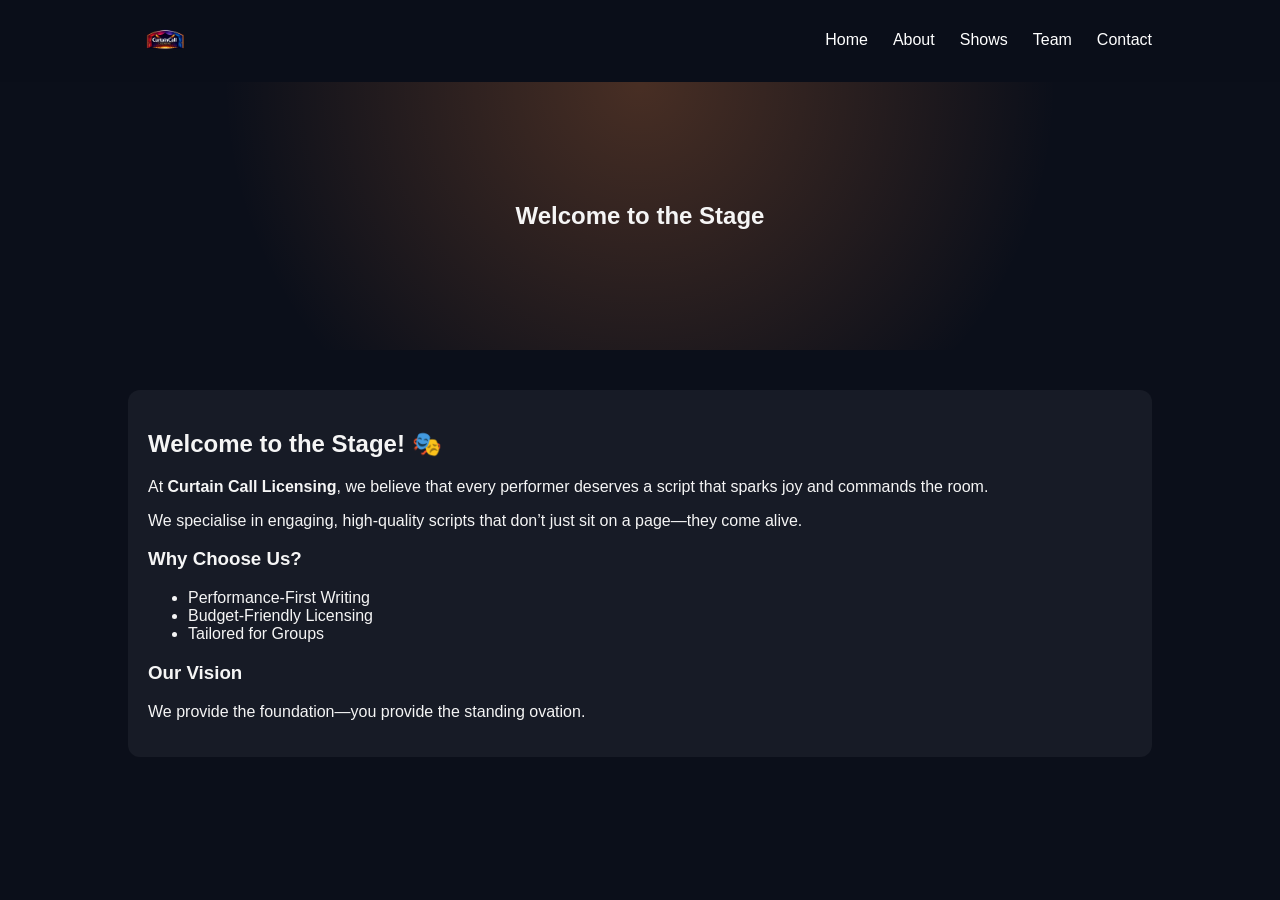
<file: about/index.html>
<!DOCTYPE html>
<html lang="en">
<head>
<meta charset="UTF-8">
<link rel="stylesheet" href="../css/styles.css">
<title>About</title>
</head>

<body>

<nav>
<img src="../assets/CCL.png">
<ul>
<li><a href="../home/">Home</a></li>
<li><a href="../about/">About</a></li>
<li><a href="../shows/">Shows</a></li>
<li><a href="../team/">Team</a></li>
<li><a href="../contact/">Contact</a></li>
</ul>
</nav>

<section class="hero">
<h1>Welcome to the Stage</h1>
</section>

<div class="grid">
<div class="card">

<h2>Welcome to the Stage! 🎭</h2>

<p>At <strong>Curtain Call Licensing</strong>, we believe that every performer deserves a script that sparks joy and commands the room.</p>

<p>We specialise in engaging, high-quality scripts that don’t just sit on a page—they come alive.</p>

<h3>Why Choose Us?</h3>
<ul>
<li>Performance-First Writing</li>
<li>Budget-Friendly Licensing</li>
<li>Tailored for Groups</li>
</ul>

<h3>Our Vision</h3>
<p>We provide the foundation—you provide the standing ovation.</p>

</div>
</div>

</body>
</html>
</file>
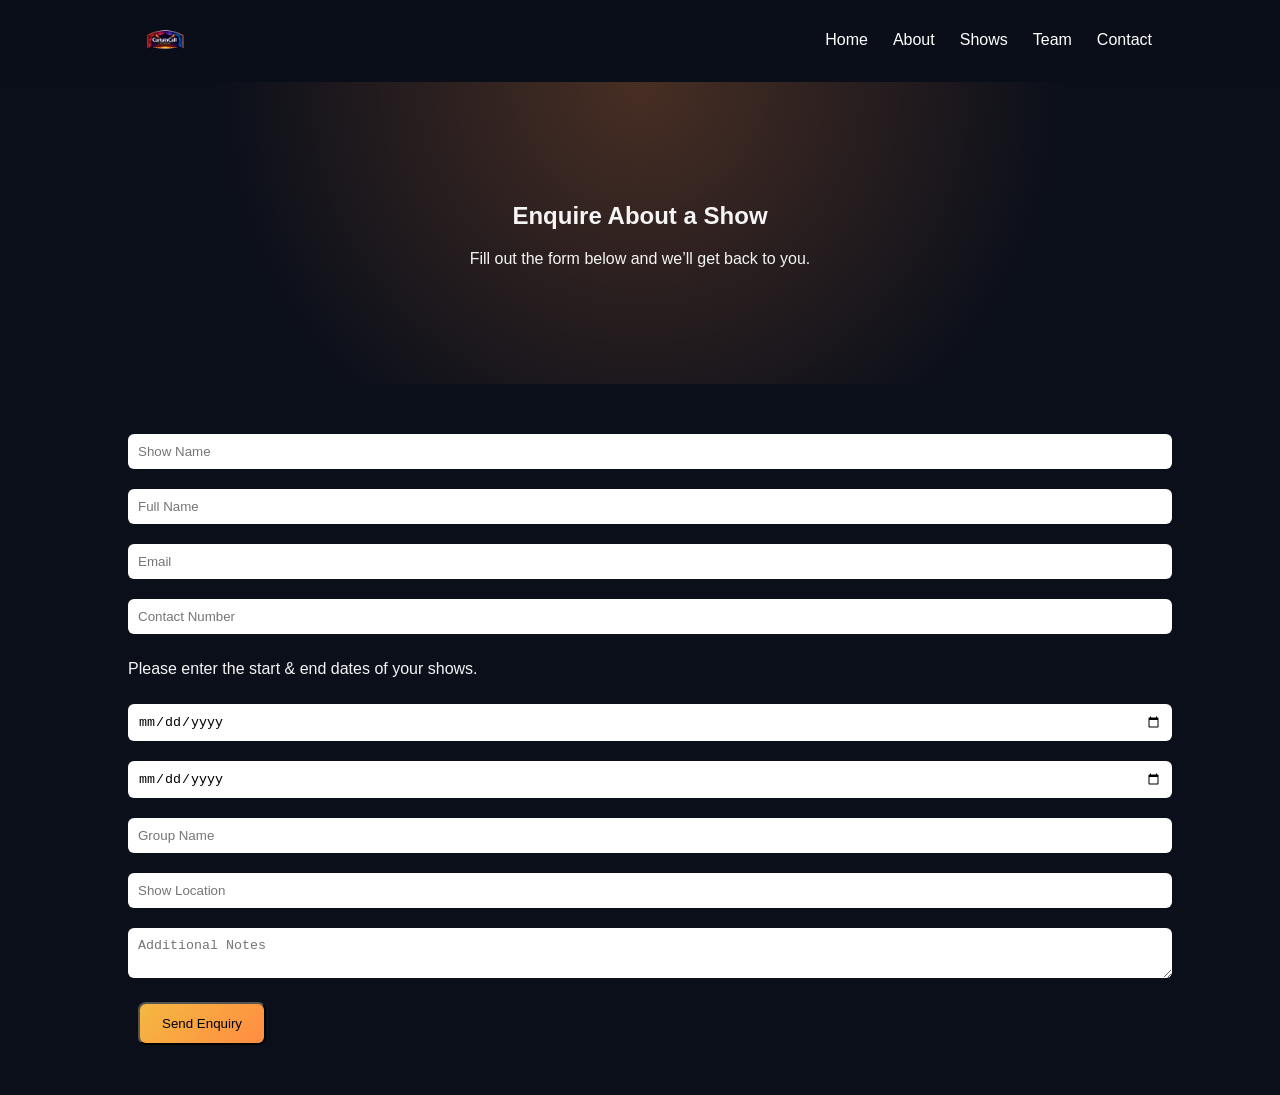
<file: contact/index.html>
<!DOCTYPE html>
<html lang="en">
<head>
<meta charset="UTF-8">
<title>Contact</title>
<link rel="stylesheet" href="../css/styles.css">
</head>

<body>

<nav>
<img src="../assets/CCL.png">

<ul>
<li><a href="../home/">Home</a></li>
<li><a href="../about/">About</a></li>
<li><a href="../shows/">Shows</a></li>
<li><a href="../team/">Team</a></li>
<li><a href="../contact/">Contact</a></li>
</ul>
</nav>

<section class="hero">
<h1>Enquire About a Show</h1>
<p>Fill out the form below and we’ll get back to you.</p>
</section>

<form action="https://formspree.io/f/mqegrznz" method="POST" style="padding:40px 10%">

<input type="text" id="showInput" name="Show Name" placeholder="Show Name">

<input type="text" name="Full Name" placeholder="Full Name" required>

<input type="email" name="Email" placeholder="Email" required>

<input type="text" name="Contact Number" placeholder="Contact Number">
<p>Please enter the start & end dates of your shows.</p>
<input type="date" name="Show Start Date">
<input type="date" name="Show End Date">

<input type="text" name="Group Name" placeholder="Group Name">
<input type="text" name="Show Location" placeholder="Show Location">

<textarea name="Notes" placeholder="Additional Notes"></textarea>

<button class="btn" type="submit">Send Enquiry</button>

</form>

<script src="../js/script.js"></script>

</body>
</html>
</file>
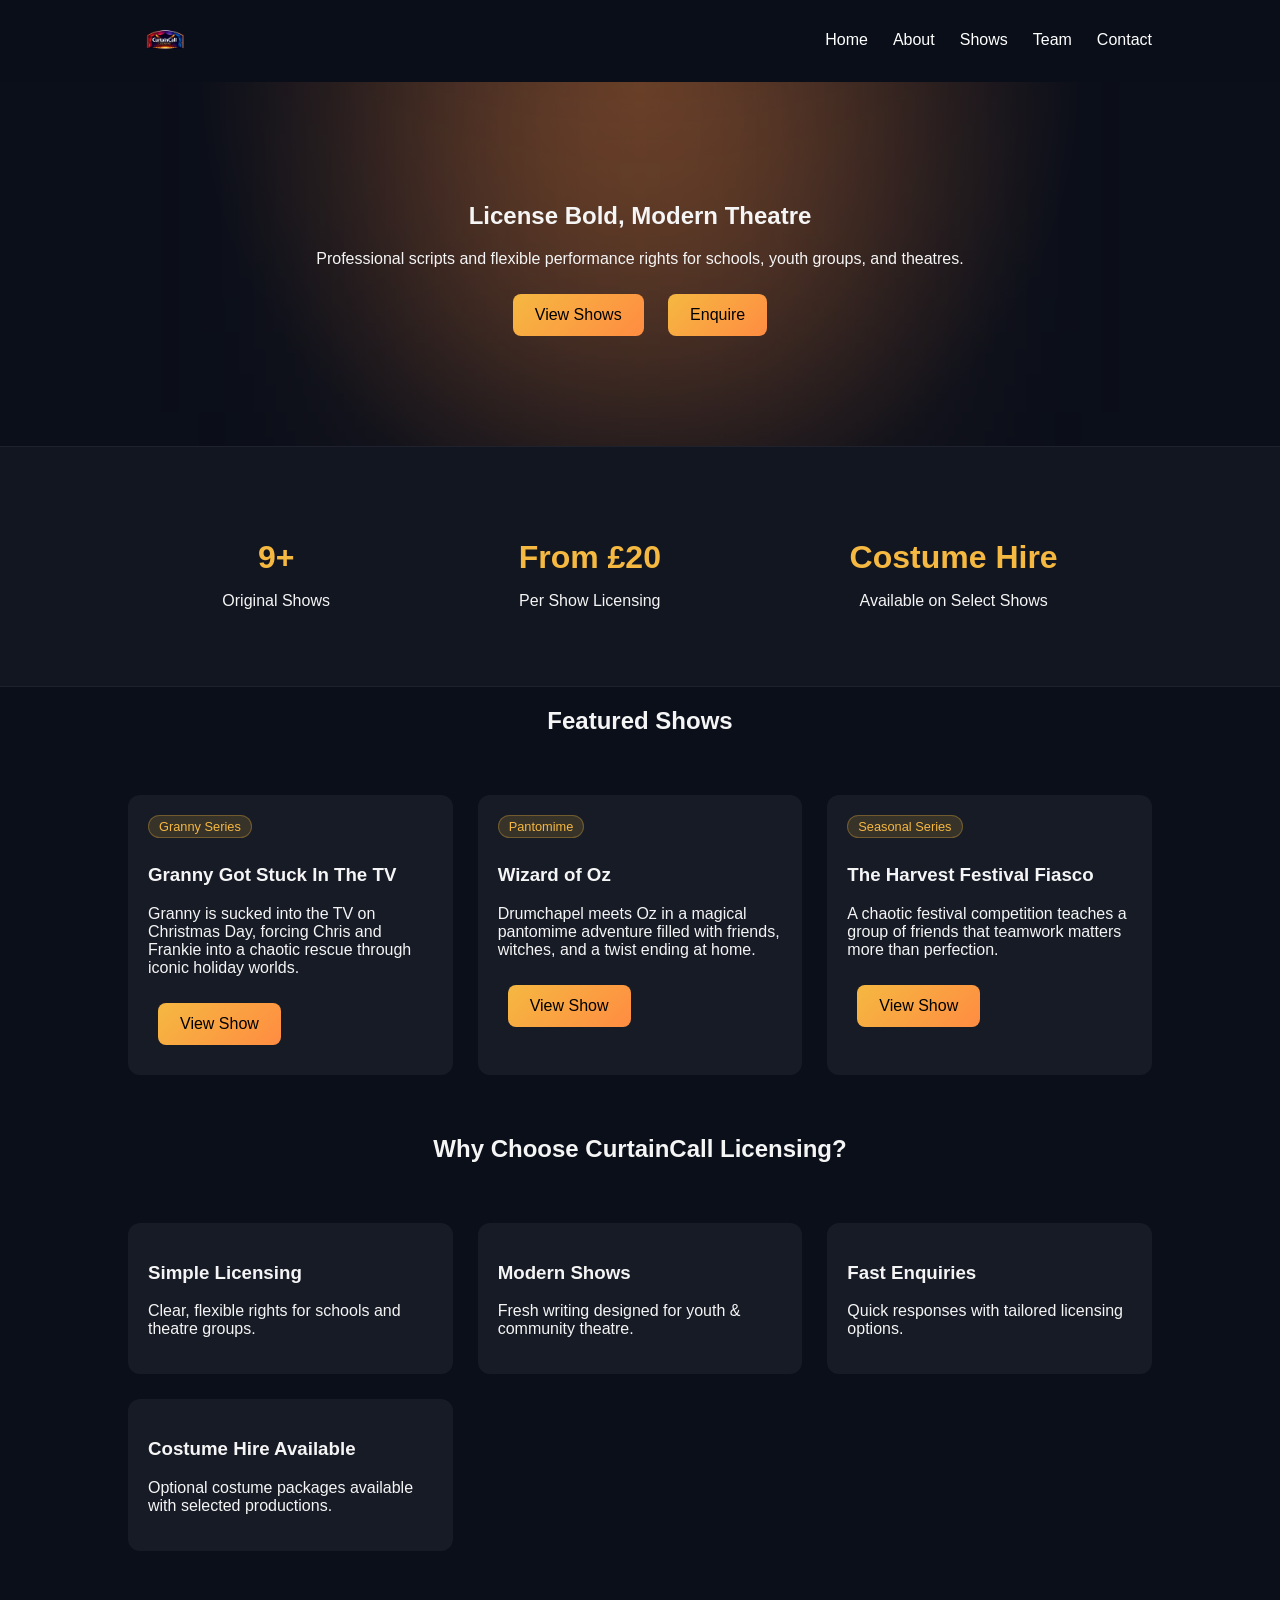
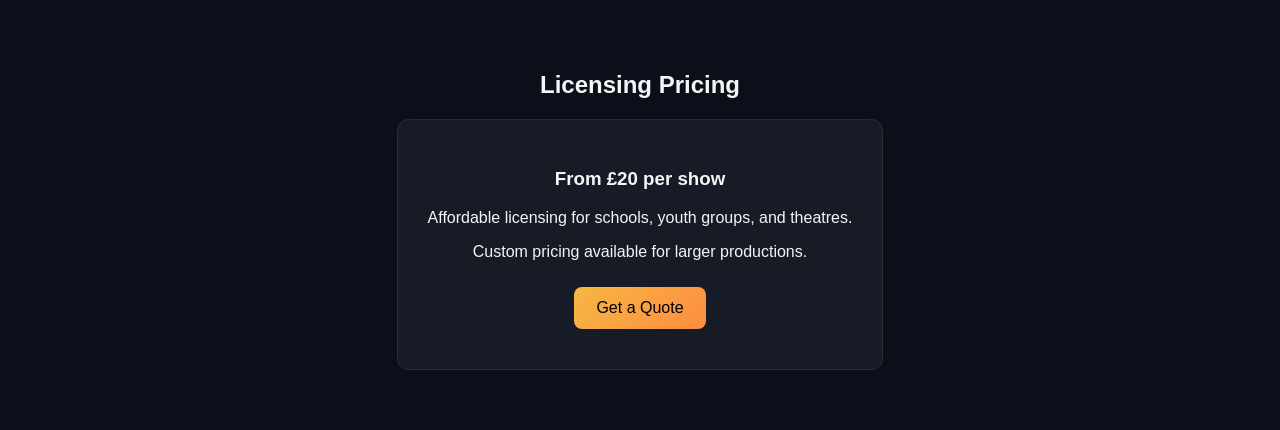
<file: home/index.html>
<!DOCTYPE html>
<html lang="en">
<head>
<meta charset="UTF-8">
<link rel="stylesheet" href="../css/styles.css">
<title>Home</title>

<style>
/* ================= SUBTLE MOTION ================= */

@keyframes fadeUp {
    from {
        opacity: 0;
        transform: translateY(18px);
    }
    to {
        opacity: 1;
        transform: translateY(0);
    }
}

section {
    animation: fadeUp 0.7s ease both;
}

/* card hover animation */
.card {
    transition: 0.3s ease;
}

.card:hover {
    transform: translateY(-10px) scale(1.02);
}

/* hero glow */
.hero {
    position: relative;
    overflow: hidden;
}

.hero::after {
    content: "";
    position: absolute;
    width: 450px;
    height: 450px;
    background: rgba(255,140,66,0.22);
    filter: blur(120px);
    top: -120px;
    left: 50%;
    transform: translateX(-50%);
    z-index: 0;
}

.hero * {
    position: relative;
    z-index: 1;
}

/* stats */
.stats {
    display: flex;
    justify-content: space-around;
    text-align: center;
    padding: 60px 10%;
    background: rgba(255,255,255,0.03);
    border-top: 1px solid rgba(255,255,255,0.05);
    border-bottom: 1px solid rgba(255,255,255,0.05);
}

.stats h3 {
    font-size: 2rem;
    color: #f5b841;
    margin-bottom: 5px;
}

/* pricing */
.pricing {
    text-align: center;
    padding: 60px 10%;
}

.pricing-box {
    display: inline-block;
    padding: 30px;
    border-radius: 12px;
    background: rgba(255,255,255,0.05);
    border: 1px solid rgba(255,255,255,0.08);
}
</style>

</head>

<body>

<nav>
<img src="../assets/CCL.png">
<ul>
<li><a href="../home/">Home</a></li>
<li><a href="../about/">About</a></li>
<li><a href="../shows/">Shows</a></li>
<li><a href="../team/">Team</a></li>
<li><a href="../contact/">Contact</a></li>
</ul>
</nav>

<!-- HERO -->
<section class="hero">
<h1>License Bold, Modern Theatre</h1>
<p>Professional scripts and flexible performance rights for schools, youth groups, and theatres.</p>
<a href="../shows/" class="btn">View Shows</a>
<a href="../contact/" class="btn">Enquire</a>
</section>

<!-- STATS -->
<section class="stats">
<div>
<h3>9+</h3>
<p>Original Shows</p>
</div>
<div>
<h3>From £20</h3>
<p>Per Show Licensing</p>
</div>
<div>
<h3>Costume Hire</h3>
<p>Available on Select Shows</p>
</div>
</section>

<!-- FEATURED SHOWS -->
<section>
<h2 style="text-align:center;">Featured Shows</h2>

<div class="grid">

<!-- GRANNY -->
<div class="card">
<div class="card-category">Granny Series</div>
<h3>Granny Got Stuck In The TV</h3>
<p>Granny is sucked into the TV on Christmas Day, forcing Chris and Frankie into a chaotic rescue through iconic holiday worlds.</p>
<a href="../shows/" class="btn">View Show</a>
</div>

<!-- PANTO -->
<div class="card">
<div class="card-category">Pantomime</div>
<h3>Wizard of Oz</h3>
<p>Drumchapel meets Oz in a magical pantomime adventure filled with friends, witches, and a twist ending at home.</p>
<a href="../shows/" class="btn">View Show</a>
</div>

<!-- SEASONAL -->
<div class="card">
<div class="card-category">Seasonal Series</div>
<h3>The Harvest Festival Fiasco</h3>
<p>A chaotic festival competition teaches a group of friends that teamwork matters more than perfection.</p>
<a href="../shows/" class="btn">View Show</a>
</div>

</div>
</section>

<!-- WHY CHOOSE US -->
<section>
<h2 style="text-align:center;">Why Choose CurtainCall Licensing?</h2>

<div class="grid">

<div class="card">
<h3>Simple Licensing</h3>
<p>Clear, flexible rights for schools and theatre groups.</p>
</div>

<div class="card">
<h3>Modern Shows</h3>
<p>Fresh writing designed for youth & community theatre.</p>
</div>

<div class="card">
<h3>Fast Enquiries</h3>
<p>Quick responses with tailored licensing options.</p>
</div>

<div class="card">
<h3>Costume Hire Available</h3>
<p>Optional costume packages available with selected productions.</p>
</div>

</div>
</section>

<!-- PRICING -->
<section class="pricing">
<h2>Licensing Pricing</h2>

<div class="pricing-box">
<h3>From £20 per show</h3>
<p>Affordable licensing for schools, youth groups, and theatres.</p>
<p>Custom pricing available for larger productions.</p>
<a href="../contact/" class="btn">Get a Quote</a>
</div>
</section>

</body>
</html>
</file>
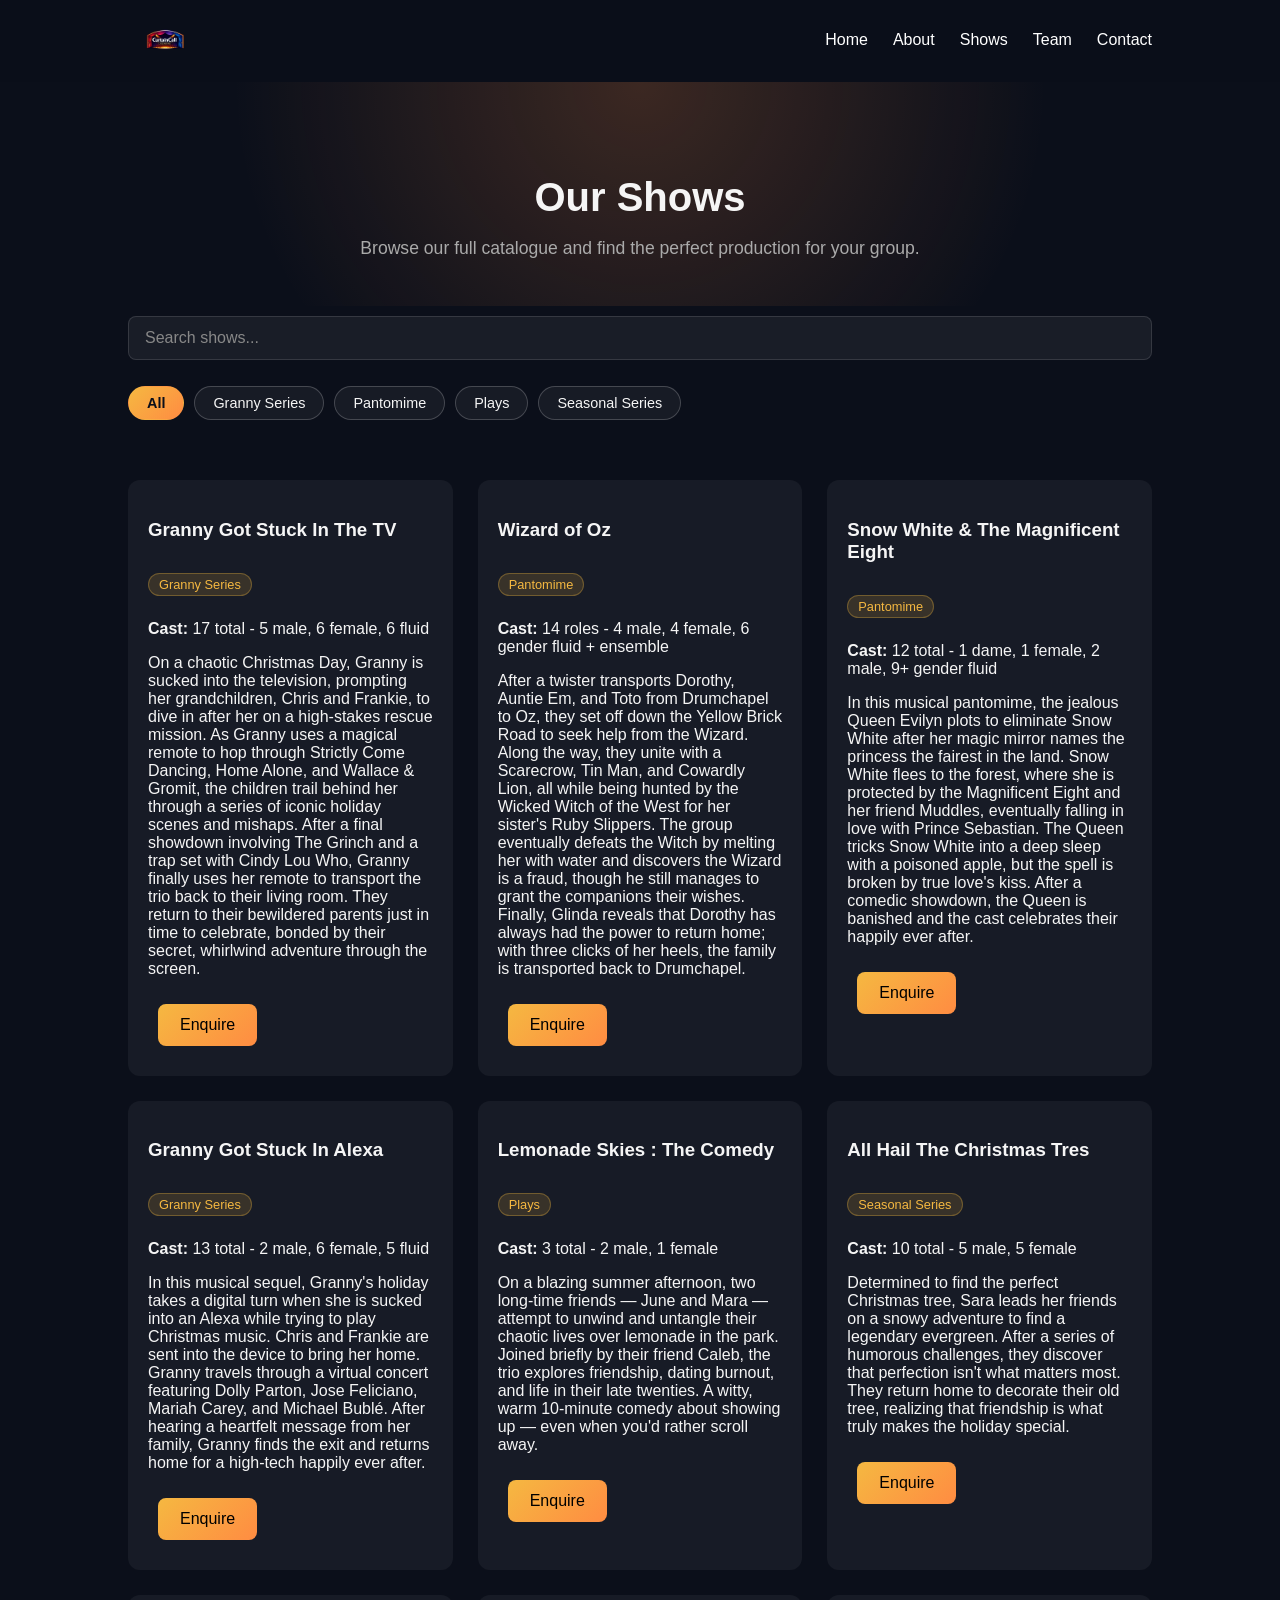
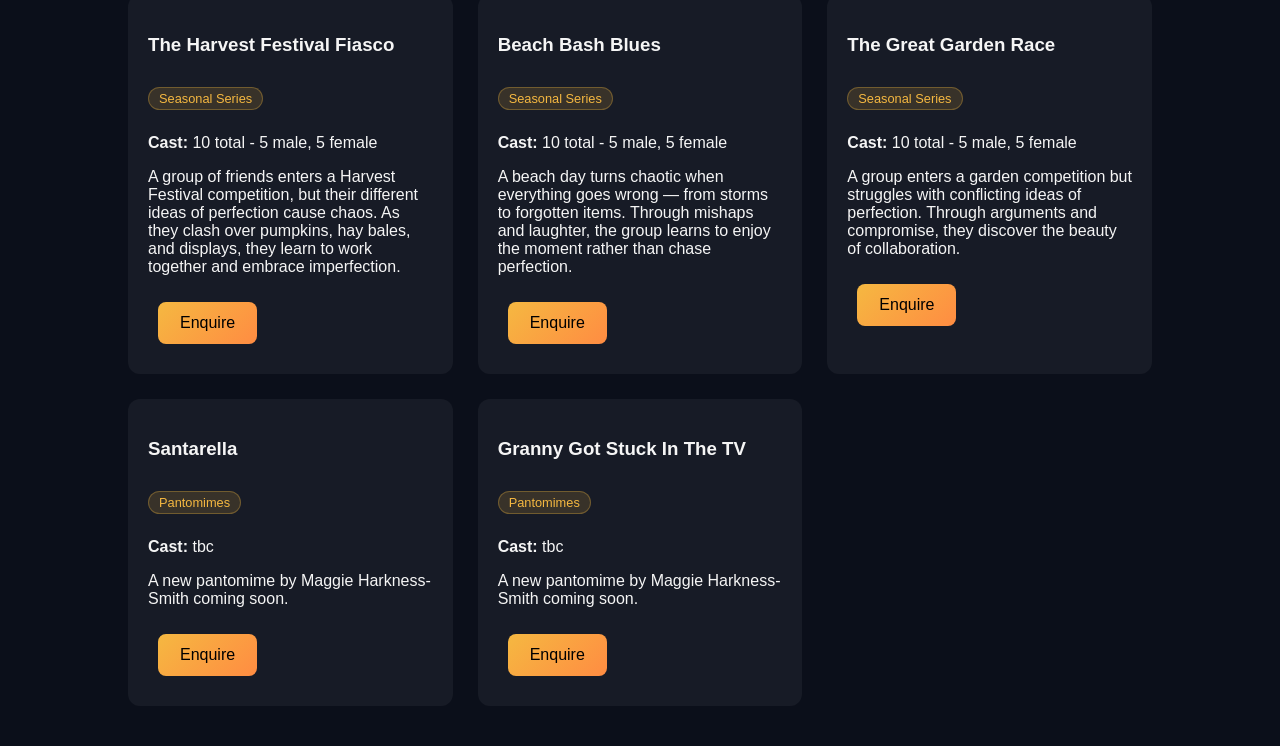
<file: shows/index.html>
<!DOCTYPE html>
<html lang="en">
<head>
<meta charset="UTF-8">
<link rel="stylesheet" href="../css/styles.css">
<title>Shows</title>
</head>

<body>

<nav>
<img src="../assets/CCL.png">
<ul>
<li><a href="../home/">Home</a></li>
<li><a href="../about/">About</a></li>
<li><a href="../shows/">Shows</a></li>
<li><a href="../team/">Team</a></li>
<li><a href="../contact/">Contact</a></li>
</ul>
</nav>

<section class="shows-hero">
  <h1>Our Shows</h1>
  <p>Browse our full catalogue and find the perfect production for your group.</p>
</section>

<div class="shows-controls">
  <input id="search" placeholder="Search shows...">
  <div class="filter-buttons">
    <button class="filter-btn active" data-category="all" aria-label="Show all categories">All</button>
    <button class="filter-btn" data-category="Granny Series" aria-label="Filter by Granny Series">Granny Series</button>
    <button class="filter-btn" data-category="Pantomime" aria-label="Filter by Pantomime">Pantomime</button>
    <button class="filter-btn" data-category="Plays" aria-label="Filter by Plays">Plays</button>
    <button class="filter-btn" data-category="Seasonal Series" aria-label="Filter by Seasonal Series">Seasonal Series</button>
  </div>
</div>

<div id="shows-container" class="grid"></div>

<script src="../js/script.js"></script>

</body>
</html>
</file>
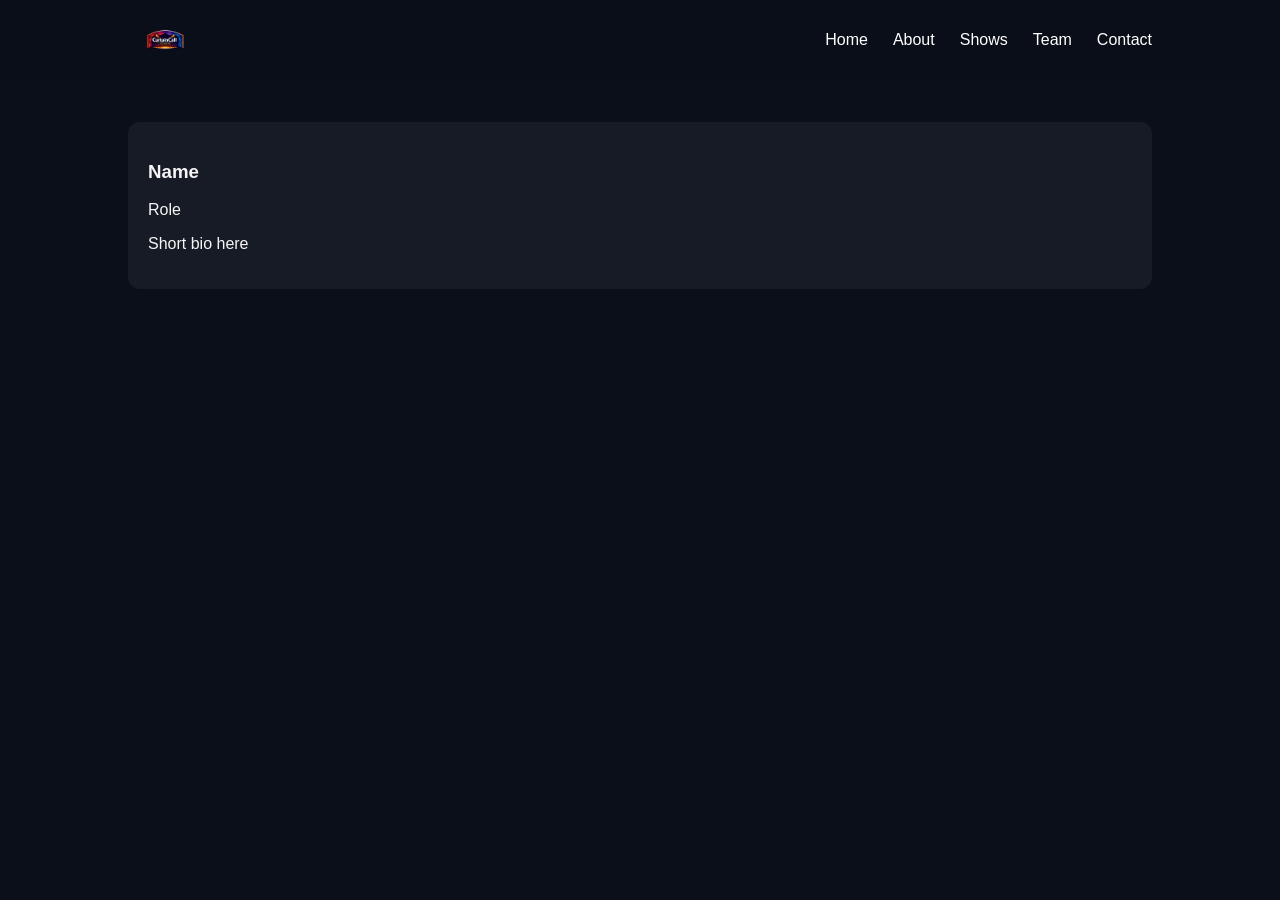
<file: team/index.html>
<!DOCTYPE html>
<html lang="en">
<head>
<meta charset="UTF-8">
<link rel="stylesheet" href="../css/styles.css">
<title>Team</title>
</head>

<body>

<nav>
<img src="../assets/CCL.png">
<ul>
<li><a href="../home/">Home</a></li>
<li><a href="../about/">About</a></li>
<li><a href="../shows/">Shows</a></li>
<li><a href="../team/">Team</a></li>
<li><a href="../contact/">Contact</a></li>
</ul>
</nav>

<div class="grid">

<div class="card">
<h3>Name</h3>
<p>Role</p>
<p>Short bio here</p>
</div>

</div>

</body>
</html>
</file>
<file: css/styles.css>
body {
    margin: 0;
    font-family: 'Inter', sans-serif;
    background: #0b0f1a;
    color: #f5f5f5;
}

/* NAV */
nav {
    display: flex;
    justify-content: space-between;
    align-items: center;
    padding: 15px 10%;
    position: sticky;
    top: 0;
    background: rgba(11,15,26,0.85);
    backdrop-filter: blur(10px);
}

nav img {
    height: 50px;
}

nav ul {
    display: flex;
    list-style: none;
    gap: 25px;
}

nav a {
    color: white;
    text-decoration: none;
    position: relative;
}

nav a::after {
    content: "";
    height: 2px;
    background: #f5b841;
    width: 0;
    display: block;
    transition: 0.3s;
}

nav a:hover::after {
    width: 100%;
}

/* HERO */
.hero {
    padding: 100px 10%;
    text-align: center;
    background: radial-gradient(circle at top, rgba(255,140,66,0.25), transparent 60%), #0b0f1a;
}

/* SHOWS HERO */
.shows-hero {
    padding: 60px 10% 30px;
    text-align: center;
    background: radial-gradient(circle at top, rgba(255,140,66,0.2), transparent 60%), #0b0f1a;
}

.shows-hero h1 {
    font-size: 2.5rem;
    margin-bottom: 10px;
}

.shows-hero p {
    color: #aaa;
    font-size: 1.1rem;
}

/* SHOWS CONTROLS */
.shows-controls {
    padding: 0 10% 20px;
    display: flex;
    flex-direction: column;
    gap: 16px;
}

.shows-controls #search {
    width: 100%;
    padding: 12px 16px;
    border-radius: 8px;
    border: 1px solid rgba(255,255,255,0.12);
    background: rgba(255,255,255,0.06);
    color: #f5f5f5;
    font-size: 1rem;
    outline: none;
    box-sizing: border-box;
    transition: border-color 0.3s;
}

.shows-controls #search:focus {
    border-color: #f5b841;
}

.shows-controls #search::placeholder {
    color: #888;
}

.filter-buttons {
    display: flex;
    flex-wrap: wrap;
    gap: 10px;
}

/* FILTER BUTTONS */
.filter-btn {
    padding: 8px 18px;
    border-radius: 20px;
    border: 1px solid rgba(255,255,255,0.2);
    background: rgba(255,255,255,0.05);
    color: #f5f5f5;
    cursor: pointer;
    font-size: 0.9rem;
    transition: 0.3s;
}

.filter-btn:hover {
    border-color: #f5b841;
    background: rgba(245,184,65,0.1);
}

.filter-btn.active {
    background: linear-gradient(135deg, #f5b841, #ff8c42);
    color: #0b0f1a;
    border-color: transparent;
    font-weight: 600;
}

/* BUTTON */
.btn {
    padding: 12px 22px;
    background: linear-gradient(135deg, #f5b841, #ff8c42);
    color: black;
    border-radius: 8px;
    text-decoration: none;
    margin: 10px;
    display: inline-block;
    transition: 0.3s;
}

.btn:hover {
    transform: scale(1.05);
    box-shadow: 0 0 15px rgba(255,140,66,0.6);
}

/* GRID */
.grid {
    display: grid;
    grid-template-columns: repeat(auto-fit, minmax(250px, 1fr));
    gap: 25px;
    padding: 40px 10%;
}

.empty-state {
    padding: 20px 0;
    color: #aaa;
}

/* CARD */
.card {
    background: rgba(255,255,255,0.05);
    padding: 20px;
    border-radius: 12px;
    transition: 0.3s;
}

.card:hover {
    transform: translateY(-8px);
}

.card-category {
    display: inline-block;
    font-size: 0.8rem;
    background: rgba(245,184,65,0.15);
    color: #f5b841;
    border: 1px solid rgba(245,184,65,0.3);
    border-radius: 20px;
    padding: 3px 10px;
    margin-bottom: 8px;
}

/* FORM */
input, textarea {
    width: 100%;
    padding: 10px;
    margin: 10px 0;
    border-radius: 6px;
    border: none;
}
</file>
